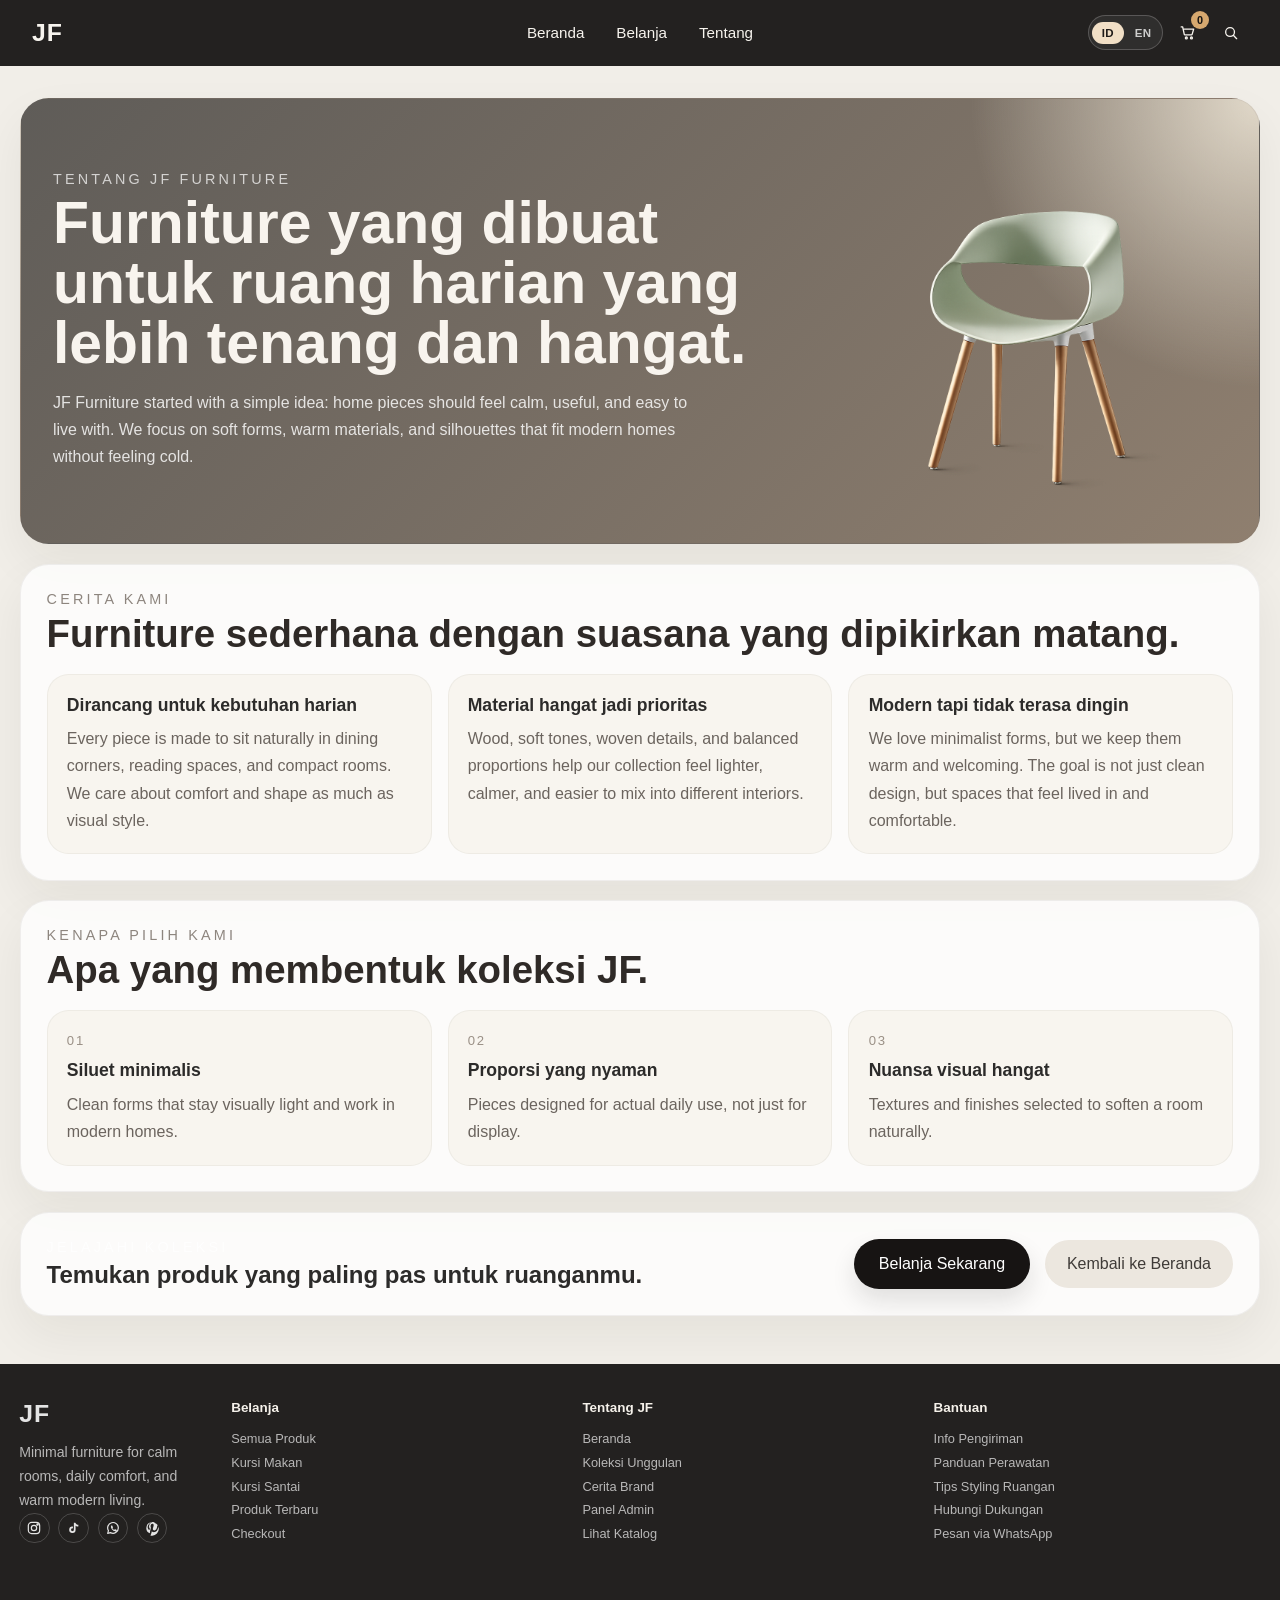
<file: about.html>
<!DOCTYPE html>
<html lang="id">
<head>
  <meta charset="UTF-8">
  <meta name="viewport" content="width=device-width, initial-scale=1.0">
  <title>About | JF Furniture</title>
  <link rel="stylesheet" href="styles.css">
</head>
<body class="about-page">
  <header class="site-header">
    <a class="brand" href="index.html">JF</a>
    <button class="menu-toggle" type="button" aria-label="Open menu" aria-expanded="false">
      <span></span>
      <span></span>
      <span></span>
    </button>
    <nav class="site-nav" aria-label="Primary navigation">
      <a href="index.html">Home</a>
      <a href="shopping.html">Shop</a>
      <a href="about.html">About</a>
    </nav>
    <div class="header-actions" aria-label="Quick actions">
      <button class="icon-button cart-toggle" type="button" aria-label="View cart" aria-expanded="false">
        <svg viewBox="0 0 24 24" aria-hidden="true">
          <path d="M3 4h2l2.2 10.1a1 1 0 0 0 1 .8h8.7a1 1 0 0 0 1-.8L20 7H7.1"></path>
          <circle cx="10" cy="19" r="1.3"></circle>
          <circle cx="17" cy="19" r="1.3"></circle>
        </svg>
        <span class="cart-count" data-cart-count>0</span>
      </button>
      <button class="icon-button search-toggle" type="button" aria-label="Search" aria-expanded="false">
        <svg viewBox="0 0 24 24" aria-hidden="true">
          <circle cx="11" cy="11" r="6"></circle>
          <path d="m20 20-4.2-4.2"></path>
        </svg>
      </button>
    </div>
  </header>

  <main class="about-main">
    <section class="about-hero">
      <div class="about-hero-copy">
        <p class="eyebrow">About JF Furniture</p>
        <h1>Furniture built for quieter, warmer everyday spaces.</h1>
        <p>JF Furniture started with a simple idea: home pieces should feel calm, useful, and easy to live with. We focus on soft forms, warm materials, and silhouettes that fit modern homes without feeling cold.</p>
      </div>
      <div class="about-hero-media">
        <img src="Assets/ChatGPT%20Image%203%20Apr%202026,%2010.56.43.png" alt="JF Furniture chair collection" decoding="async" fetchpriority="high">
      </div>
    </section>

    <section class="about-story">
      <div class="about-section-heading">
        <p class="eyebrow about-dark-eyebrow">Our Story</p>
        <h2>Simple furniture, thoughtful atmosphere.</h2>
      </div>
      <div class="about-story-grid">
        <article class="about-story-card">
          <h3>Designed for daily living</h3>
          <p>Every piece is made to sit naturally in dining corners, reading spaces, and compact rooms. We care about comfort and shape as much as visual style.</p>
        </article>
        <article class="about-story-card">
          <h3>Warm materials first</h3>
          <p>Wood, soft tones, woven details, and balanced proportions help our collection feel lighter, calmer, and easier to mix into different interiors.</p>
        </article>
        <article class="about-story-card">
          <h3>Modern but not cold</h3>
          <p>We love minimalist forms, but we keep them warm and welcoming. The goal is not just clean design, but spaces that feel lived in and comfortable.</p>
        </article>
      </div>
    </section>

    <section class="about-values">
      <div class="about-section-heading">
        <p class="eyebrow about-dark-eyebrow">Why Choose Us</p>
        <h2>What shapes the JF collection.</h2>
      </div>
      <div class="about-values-grid">
        <article class="about-value-item">
          <span>01</span>
          <h3>Minimal silhouettes</h3>
          <p>Clean forms that stay visually light and work in modern homes.</p>
        </article>
        <article class="about-value-item">
          <span>02</span>
          <h3>Comfortable proportions</h3>
          <p>Pieces designed for actual daily use, not just for display.</p>
        </article>
        <article class="about-value-item">
          <span>03</span>
          <h3>Warm visual tone</h3>
          <p>Textures and finishes selected to soften a room naturally.</p>
        </article>
      </div>
    </section>

    <section class="about-cta">
      <div>
        <p class="eyebrow">Explore The Collection</p>
        <h2>Find the piece that fits your room best.</h2>
      </div>
      <div class="about-cta-actions">
        <a class="button-primary about-cta-button" href="shopping.html">Shop Now</a>
        <a class="about-secondary-link" href="index.html">Back to Home</a>
      </div>
    </section>
  </main>

  <footer class="site-footer">
    <div class="footer-brand">
      <div>
        <div class="footer-logo">JF</div>
        <p class="footer-tagline">Minimal furniture for calm rooms, daily comfort, and warm modern living.</p>
      </div>
      <div class="socials" aria-label="Social media links">
        <a href="#" aria-label="Instagram"><svg viewBox="0 0 24 24" aria-hidden="true"><rect x="3.5" y="3.5" width="17" height="17" rx="5"></rect><circle cx="12" cy="12" r="4"></circle><circle cx="17.3" cy="6.8" r="1"></circle></svg></a>
        <a href="#" aria-label="TikTok"><svg viewBox="0 0 24 24" aria-hidden="true"><path d="M14 4c.8 1.9 2.3 3.1 4.5 3.3v2.6c-1.5-.1-2.9-.6-4.1-1.4v6.1a4.8 4.8 0 1 1-4-4.7v2.7a2.1 2.1 0 1 0 1.4 2V4z"></path></svg></a>
        <a href="https://wa.me/6281227256442?text=Halo%20JF%20Furniture%2C%20saya%20ingin%20bertanya%20tentang%20produk." aria-label="WhatsApp" target="_blank" rel="noreferrer"><svg viewBox="0 0 24 24" aria-hidden="true"><path d="M20 11.8A8 8 0 0 1 8.2 18.9L4 20l1.2-4A8 8 0 1 1 20 11.8z"></path><path d="M9 8.8c.2-.4.5-.4.8-.4h.6c.2 0 .5 0 .7.5l.8 1.8c.2.4 0 .6-.1.8l-.4.5c-.1.1-.2.3 0 .6.3.6 1 1.5 2.1 2 .3.2.5.1.7 0l.5-.6c.2-.2.4-.2.7-.1l1.7.8c.3.1.5.3.5.5v.7c0 .3-.1.6-.4.8-.4.3-1 .6-1.7.5-1-.1-2.3-.5-4-2.2-1.9-1.9-2.5-3.5-2.6-4.6 0-.6.2-1.2.5-1.6z"></path></svg></a>
        <a href="#" aria-label="Pinterest"><svg viewBox="0 0 24 24" aria-hidden="true"><path d="M12 3.5a8.5 8.5 0 0 0-3.1 16.4c0-1.2 0-2.2.3-3.4l1.2-5c-.3-.6-.5-1.5-.5-2.2 0-2 1.2-3.5 2.7-3.5 1.3 0 1.9 1 1.9 2.1 0 1.3-.8 3.2-1.2 5-.3 1.5.8 2.7 2.2 2.7 2.6 0 4.3-3.3 4.3-7.1 0-2.9-2-5-5.6-5-4.1 0-6.7 3-6.7 6.4 0 1.2.4 2.2 1.1 2.9.1.1.2.3.1.5l-.4 1.4c-.1.2-.2.3-.5.2-1.5-.6-2.3-2.4-2.3-4.4 0-3.3 2.7-7.3 8.3-7.3 4.5 0 7.4 3.3 7.4 6.9 0 4.7-2.6 8.1-6.5 8.1-1.3 0-2.5-.7-2.9-1.4l-.8 3.1c-.3 1.2-.8 2.3-1.4 3.2.9.3 1.8.4 2.8.4A8.5 8.5 0 0 0 12 3.5z"></path></svg></a>
      </div>
    </div>

    <div class="footer-links">
      <div>
        <h4>Shop</h4>
        <a href="shopping.html">All Products</a>
        <a href="shopping.html">Dining Chairs</a>
        <a href="shopping.html">Lounge Chairs</a>
        <a href="shopping.html">New Arrivals</a>
        <a href="checkout.html">Checkout</a>
      </div>
      <div>
        <h4>About JF</h4>
        <a href="index.html">Home</a>
        <a href="index.html#shop">Featured Collection</a>
        <a href="about.html">Brand Story</a>
        <a href="admin.html">Admin Panel</a>
        <a href="shopping.html">Browse Catalog</a>
      </div>
      <div>
        <h4>Help</h4>
        <a href="#">Delivery Information</a>
        <a href="#">Care Guide</a>
        <a href="#">Room Styling Tips</a>
        <a href="contact.html">Contact Support</a>
        <a href="https://wa.me/6281227256442?text=Halo%20JF%20Furniture%2C%20saya%20ingin%20bertanya%20tentang%20produk." target="_blank" rel="noreferrer">WhatsApp Order</a>
      </div>
    </div>
  </footer>

  <div class="cart-overlay" data-cart-overlay hidden></div>
  <aside class="cart-drawer" data-cart-drawer aria-hidden="true">
    <div class="cart-drawer-header">
      <div>
        <p class="cart-kicker">Your Cart</p>
        <h2>Selected Items</h2>
      </div>
      <button class="cart-close" type="button" data-cart-close aria-label="Close cart">&times;</button>
    </div>
    <div class="cart-items" data-cart-items></div>
    <div class="cart-empty" data-cart-empty>Your cart is still empty.</div>
    <div class="cart-footer">
      <div class="cart-total-row">
        <span>Total</span>
        <strong data-cart-total>Rp 0</strong>
      </div>
      <a class="cart-checkout" href="checkout.html">Checkout</a>
    </div>
  </aside>
  <div class="search-overlay" data-search-overlay hidden></div>
  <div class="search-popover" data-search-popover aria-hidden="true">
    <form class="search-form" action="shopping.html" method="get">
      <label class="search-popover-input" for="navSearchAbout">
        <svg viewBox="0 0 24 24" aria-hidden="true">
          <circle cx="11" cy="11" r="6"></circle>
          <path d="m20 20-4.2-4.2"></path>
        </svg>
        <input id="navSearchAbout" name="q" type="search" placeholder="Search furniture">
      </label>
      <button class="search-submit" type="submit">Search</button>
    </form>
  </div>
  <div class="toast-stack" data-toast-stack aria-live="polite" aria-atomic="true"></div>

  <button class="back-to-top" type="button" data-back-to-top aria-label="Back to top">&#8593;</button>
  <script src="catalog.js"></script>
  <script src="lang.js"></script>
  <script src="cart.js"></script>
</body>
</html>
</file>
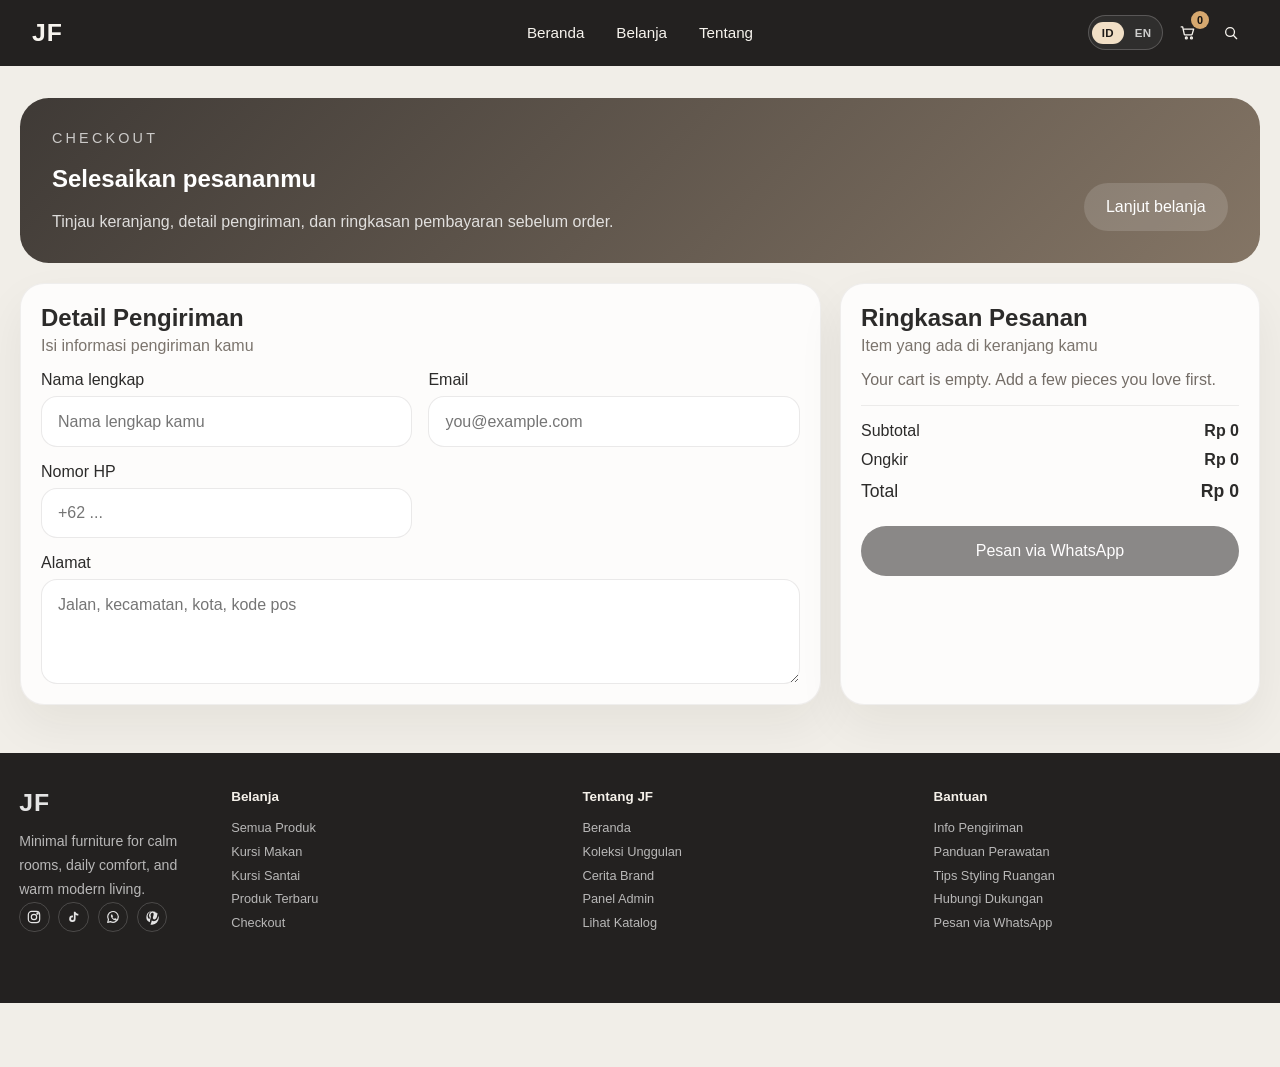
<file: checkout.html>
<!DOCTYPE html>
<html lang="id">
<head>
  <meta charset="UTF-8">
  <meta name="viewport" content="width=device-width, initial-scale=1.0">
  <title>Checkout | JF Furniture</title>
  <link rel="stylesheet" href="styles.css">
</head>
<body class="checkout-page">
  <header class="site-header">
    <a class="brand" href="index.html">JF</a>
    <button class="menu-toggle" type="button" aria-label="Open menu" aria-expanded="false">
      <span></span>
      <span></span>
      <span></span>
    </button>
    <nav class="site-nav" aria-label="Primary navigation">
      <a href="index.html#home">Home</a>
      <a href="shopping.html">Shop</a>
      <a href="about.html">About</a>
    </nav>
    <div class="header-actions" aria-label="Quick actions">
      <button class="icon-button cart-toggle" type="button" aria-label="View cart" aria-expanded="false">
        <svg viewBox="0 0 24 24" aria-hidden="true">
          <path d="M3 4h2l2.2 10.1a1 1 0 0 0 1 .8h8.7a1 1 0 0 0 1-.8L20 7H7.1"></path>
          <circle cx="10" cy="19" r="1.3"></circle>
          <circle cx="17" cy="19" r="1.3"></circle>
        </svg>
        <span class="cart-count" data-cart-count>0</span>
      </button>
      <button class="icon-button search-toggle" type="button" aria-label="Search" aria-expanded="false">
        <svg viewBox="0 0 24 24" aria-hidden="true">
          <circle cx="11" cy="11" r="6"></circle>
          <path d="m20 20-4.2-4.2"></path>
        </svg>
      </button>
    </div>
  </header>

  <main class="checkout-main">
    <section class="checkout-hero">
      <div>
        <p class="eyebrow shopping-eyebrow">Checkout</p>
        <h1>Complete your order</h1>
        <p class="shopping-copy">Review your cart, delivery details, and payment summary before placing the order.</p>
      </div>
      <a class="shopping-home-link" href="shopping.html">Continue shopping</a>
    </section>

    <section class="checkout-layout">
      <div class="checkout-card">
        <div class="checkout-section-title">
          <h2>Delivery Details</h2>
          <p>Fill in your shipping information</p>
        </div>
        <form class="checkout-form" id="checkoutForm">
          <label>
            <span>Full name</span>
            <input id="checkoutName" type="text" placeholder="Your full name" required>
          </label>
          <label>
            <span>Email</span>
            <input id="checkoutEmail" type="email" placeholder="you@example.com" required>
          </label>
          <label>
            <span>Phone</span>
            <input id="checkoutPhone" type="tel" placeholder="+62 ..." required>
          </label>
          <label class="checkout-form-wide">
            <span>Address</span>
            <textarea id="checkoutAddress" rows="4" placeholder="Street, district, city, postal code" required></textarea>
          </label>
        </form>
      </div>

      <aside class="checkout-card checkout-summary">
        <div class="checkout-section-title">
          <h2>Order Summary</h2>
          <p>Items currently in your cart</p>
        </div>
        <div class="checkout-items" id="checkoutItems"></div>
        <div class="checkout-empty" id="checkoutEmpty" hidden>Your cart is empty. Add a few pieces you love first.</div>
        <div class="checkout-totals">
          <div><span>Subtotal</span><strong id="checkoutSubtotal">Rp 0</strong></div>
          <div><span>Delivery</span><strong id="checkoutShipping">Rp 0</strong></div>
          <div class="checkout-grand-total"><span>Total</span><strong id="checkoutTotal">Rp 0</strong></div>
        </div>
        <button class="checkout-place-order" id="placeOrderButton" type="button">Order via WhatsApp</button>
      </aside>
    </section>
  </main>

  <footer class="site-footer">
    <div class="footer-brand">
      <div>
        <div class="footer-logo">JF</div>
        <p class="footer-tagline">Minimal furniture for calm rooms, daily comfort, and warm modern living.</p>
      </div>
      <div class="socials" aria-label="Social media links">
        <a href="#" aria-label="Instagram"><svg viewBox="0 0 24 24" aria-hidden="true"><rect x="3.5" y="3.5" width="17" height="17" rx="5"></rect><circle cx="12" cy="12" r="4"></circle><circle cx="17.3" cy="6.8" r="1"></circle></svg></a>
        <a href="#" aria-label="TikTok"><svg viewBox="0 0 24 24" aria-hidden="true"><path d="M14 4c.8 1.9 2.3 3.1 4.5 3.3v2.6c-1.5-.1-2.9-.6-4.1-1.4v6.1a4.8 4.8 0 1 1-4-4.7v2.7a2.1 2.1 0 1 0 1.4 2V4z"></path></svg></a>
        <a href="https://wa.me/6281227256442?text=Halo%20JF%20Furniture%2C%20saya%20ingin%20bertanya%20tentang%20produk." aria-label="WhatsApp" target="_blank" rel="noreferrer"><svg viewBox="0 0 24 24" aria-hidden="true"><path d="M20 11.8A8 8 0 0 1 8.2 18.9L4 20l1.2-4A8 8 0 1 1 20 11.8z"></path><path d="M9 8.8c.2-.4.5-.4.8-.4h.6c.2 0 .5 0 .7.5l.8 1.8c.2.4 0 .6-.1.8l-.4.5c-.1.1-.2.3 0 .6.3.6 1 1.5 2.1 2 .3.2.5.1.7 0l.5-.6c.2-.2.4-.2.7-.1l1.7.8c.3.1.5.3.5.5v.7c0 .3-.1.6-.4.8-.4.3-1 .6-1.7.5-1-.1-2.3-.5-4-2.2-1.9-1.9-2.5-3.5-2.6-4.6 0-.6.2-1.2.5-1.6z"></path></svg></a>
        <a href="#" aria-label="Pinterest"><svg viewBox="0 0 24 24" aria-hidden="true"><path d="M12 3.5a8.5 8.5 0 0 0-3.1 16.4c0-1.2 0-2.2.3-3.4l1.2-5c-.3-.6-.5-1.5-.5-2.2 0-2 1.2-3.5 2.7-3.5 1.3 0 1.9 1 1.9 2.1 0 1.3-.8 3.2-1.2 5-.3 1.5.8 2.7 2.2 2.7 2.6 0 4.3-3.3 4.3-7.1 0-2.9-2-5-5.6-5-4.1 0-6.7 3-6.7 6.4 0 1.2.4 2.2 1.1 2.9.1.1.2.3.1.5l-.4 1.4c-.1.2-.2.3-.5.2-1.5-.6-2.3-2.4-2.3-4.4 0-3.3 2.7-7.3 8.3-7.3 4.5 0 7.4 3.3 7.4 6.9 0 4.7-2.6 8.1-6.5 8.1-1.3 0-2.5-.7-2.9-1.4l-.8 3.1c-.3 1.2-.8 2.3-1.4 3.2.9.3 1.8.4 2.8.4A8.5 8.5 0 0 0 12 3.5z"></path></svg></a>
      </div>
    </div>

    <div class="footer-links">
      <div>
        <h4>Shop</h4>
        <a href="shopping.html">All Products</a>
        <a href="shopping.html">Dining Chairs</a>
        <a href="shopping.html">Lounge Chairs</a>
        <a href="shopping.html">New Arrivals</a>
        <a href="checkout.html">Checkout</a>
      </div>
      <div>
        <h4>About JF</h4>
        <a href="index.html">Home</a>
        <a href="index.html#shop">Featured Collection</a>
        <a href="about.html">Brand Story</a>
        <a href="admin.html">Admin Panel</a>
        <a href="shopping.html">Browse Catalog</a>
      </div>
      <div>
        <h4>Help</h4>
        <a href="#">Delivery Information</a>
        <a href="#">Care Guide</a>
        <a href="#">Room Styling Tips</a>
        <a href="contact.html">Contact Support</a>
        <a href="https://wa.me/6281227256442?text=Halo%20JF%20Furniture%2C%20saya%20ingin%20bertanya%20tentang%20produk." target="_blank" rel="noreferrer">WhatsApp Order</a>
      </div>
    </div>
  </footer>

  <div class="cart-overlay" data-cart-overlay hidden></div>
  <aside class="cart-drawer" data-cart-drawer aria-hidden="true">
    <div class="cart-drawer-header">
      <div>
        <p class="cart-kicker">Your Cart</p>
        <h2>Selected Items</h2>
      </div>
      <button class="cart-close" type="button" data-cart-close aria-label="Close cart">&times;</button>
    </div>
    <div class="cart-items" data-cart-items></div>
    <div class="cart-empty" data-cart-empty>Your cart is still empty.</div>
    <div class="cart-footer">
      <div class="cart-total-row">
        <span>Total</span>
        <strong data-cart-total>Rp 0</strong>
      </div>
      <a class="cart-checkout" href="checkout.html">Checkout</a>
    </div>
  </aside>
  <div class="search-overlay" data-search-overlay hidden></div>
  <div class="search-popover" data-search-popover aria-hidden="true">
    <form class="search-form" action="shopping.html" method="get">
      <label class="search-popover-input" for="navSearchCheckout">
        <svg viewBox="0 0 24 24" aria-hidden="true">
          <circle cx="11" cy="11" r="6"></circle>
          <path d="m20 20-4.2-4.2"></path>
        </svg>
        <input id="navSearchCheckout" name="q" type="search" placeholder="Search furniture">
      </label>
      <button class="search-submit" type="submit">Search</button>
    </form>
  </div>
  <div class="toast-stack" data-toast-stack aria-live="polite" aria-atomic="true"></div>

  <button class="back-to-top" type="button" data-back-to-top aria-label="Back to top">&#8593;</button>
  <script src="catalog.js"></script>
  <script src="lang.js"></script>
  <script src="cart.js"></script>
  <script src="checkout.js"></script>
</body>
</html>
</file>
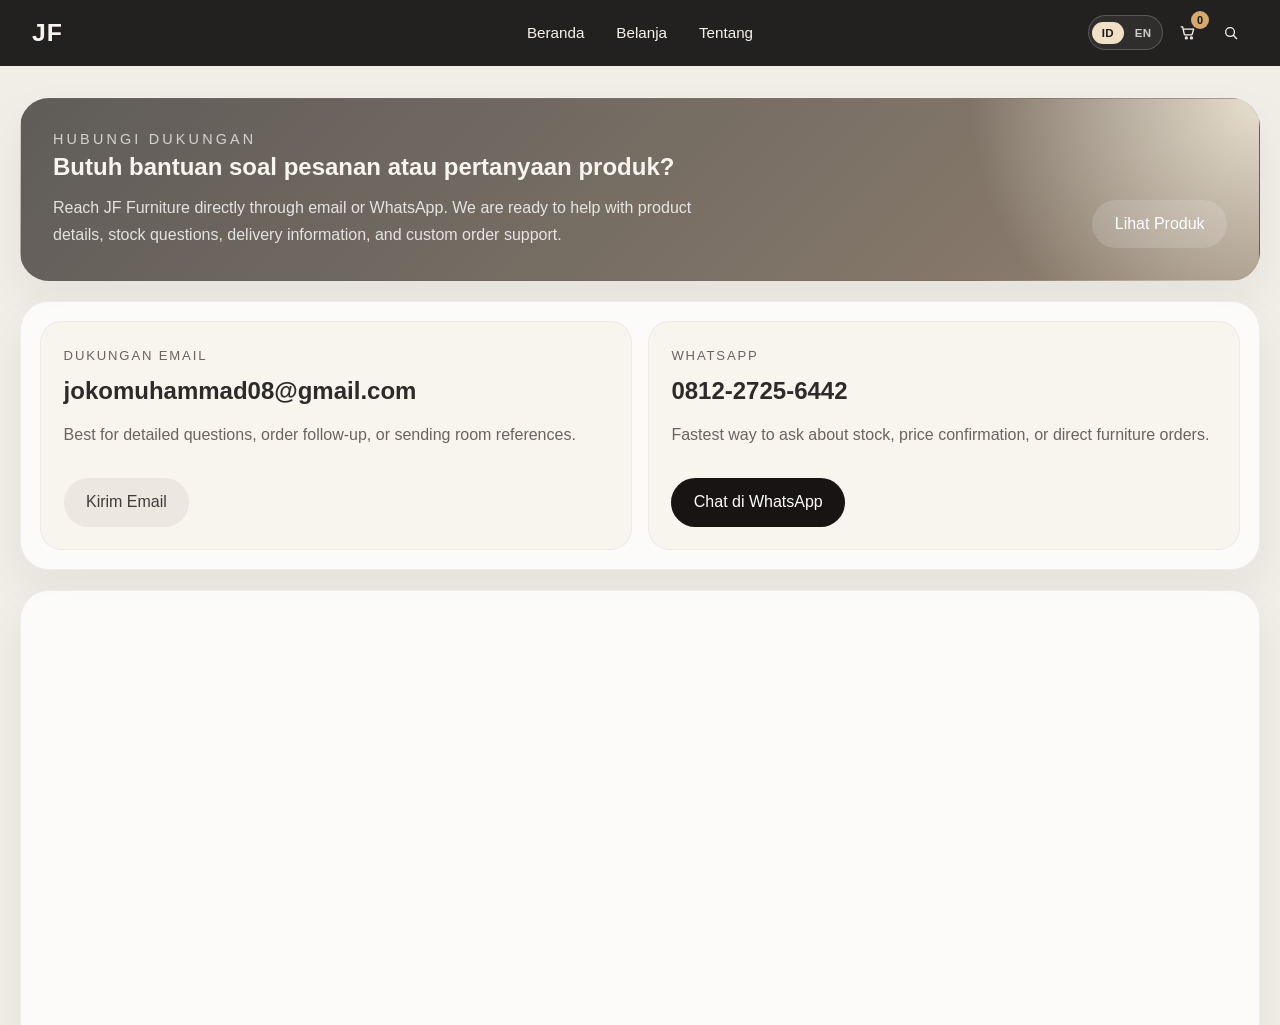
<file: contact.html>
<!DOCTYPE html>
<html lang="id">
<head>
  <meta charset="UTF-8">
  <meta name="viewport" content="width=device-width, initial-scale=1.0">
  <title>Contact Support | JF Furniture</title>
  <link rel="stylesheet" href="styles.css">
</head>
<body class="contact-page">
  <header class="site-header">
    <a class="brand" href="index.html">JF</a>
    <button class="menu-toggle" type="button" aria-label="Open menu" aria-expanded="false">
      <span></span>
      <span></span>
      <span></span>
    </button>
    <nav class="site-nav" aria-label="Primary navigation">
      <a href="index.html">Home</a>
      <a href="shopping.html">Shop</a>
      <a href="about.html">About</a>
    </nav>
    <div class="header-actions" aria-label="Quick actions">
      <button class="icon-button cart-toggle" type="button" aria-label="View cart" aria-expanded="false">
        <svg viewBox="0 0 24 24" aria-hidden="true">
          <path d="M3 4h2l2.2 10.1a1 1 0 0 0 1 .8h8.7a1 1 0 0 0 1-.8L20 7H7.1"></path>
          <circle cx="10" cy="19" r="1.3"></circle>
          <circle cx="17" cy="19" r="1.3"></circle>
        </svg>
        <span class="cart-count" data-cart-count>0</span>
      </button>
      <button class="icon-button search-toggle" type="button" aria-label="Search" aria-expanded="false">
        <svg viewBox="0 0 24 24" aria-hidden="true">
          <circle cx="11" cy="11" r="6"></circle>
          <path d="m20 20-4.2-4.2"></path>
        </svg>
      </button>
    </div>
  </header>

  <main class="contact-main">
    <section class="contact-hero">
      <div>
        <p class="eyebrow">Contact Support</p>
        <h1>Need help with an order or product question?</h1>
        <p>Reach JF Furniture directly through email or WhatsApp. We are ready to help with product details, stock questions, delivery information, and custom order support.</p>
      </div>
      <a class="shopping-home-link" href="shopping.html">Browse Products</a>
    </section>

    <section class="contact-grid">
      <article class="contact-card">
        <p class="contact-kicker">Email Support</p>
        <h2>jokomuhammad08@gmail.com</h2>
        <p>Best for detailed questions, order follow-up, or sending room references.</p>
        <a class="contact-action" href="mailto:jokomuhammad08@gmail.com?subject=JF%20Furniture%20Support">Send Email</a>
      </article>

      <article class="contact-card">
        <p class="contact-kicker">WhatsApp</p>
        <h2>0812-2725-6442</h2>
        <p>Fastest way to ask about stock, price confirmation, or direct furniture orders.</p>
        <a class="contact-action is-dark" href="https://wa.me/6281227256442?text=Halo%20JF%20Furniture%2C%20saya%20ingin%20bertanya%20tentang%20produk." target="_blank" rel="noreferrer">Chat on WhatsApp</a>
      </article>
    </section>

    <section class="contact-note">
      <div>
        <p class="eyebrow about-dark-eyebrow">Support Hours</p>
        <h2>Response as soon as possible during active business hours.</h2>
      </div>
      <p>For quicker assistance, include the product name or screenshot from the website when you contact support.</p>
    </section>
  </main>

  <footer class="site-footer">
    <div class="footer-brand">
      <div>
        <div class="footer-logo">JF</div>
        <p class="footer-tagline">Minimal furniture for calm rooms, daily comfort, and warm modern living.</p>
      </div>
      <div class="socials" aria-label="Social media links">
        <a href="#" aria-label="Instagram"><svg viewBox="0 0 24 24" aria-hidden="true"><rect x="3.5" y="3.5" width="17" height="17" rx="5"></rect><circle cx="12" cy="12" r="4"></circle><circle cx="17.3" cy="6.8" r="1"></circle></svg></a>
        <a href="#" aria-label="TikTok"><svg viewBox="0 0 24 24" aria-hidden="true"><path d="M14 4c.8 1.9 2.3 3.1 4.5 3.3v2.6c-1.5-.1-2.9-.6-4.1-1.4v6.1a4.8 4.8 0 1 1-4-4.7v2.7a2.1 2.1 0 1 0 1.4 2V4z"></path></svg></a>
        <a href="https://wa.me/6281227256442?text=Halo%20JF%20Furniture%2C%20saya%20ingin%20bertanya%20tentang%20produk." aria-label="WhatsApp" target="_blank" rel="noreferrer"><svg viewBox="0 0 24 24" aria-hidden="true"><path d="M20 11.8A8 8 0 0 1 8.2 18.9L4 20l1.2-4A8 8 0 1 1 20 11.8z"></path><path d="M9 8.8c.2-.4.5-.4.8-.4h.6c.2 0 .5 0 .7.5l.8 1.8c.2.4 0 .6-.1.8l-.4.5c-.1.1-.2.3 0 .6.3.6 1 1.5 2.1 2 .3.2.5.1.7 0l.5-.6c.2-.2.4-.2.7-.1l1.7.8c.3.1.5.3.5.5v.7c0 .3-.1.6-.4.8-.4.3-1 .6-1.7.5-1-.1-2.3-.5-4-2.2-1.9-1.9-2.5-3.5-2.6-4.6 0-.6.2-1.2.5-1.6z"></path></svg></a>
        <a href="#" aria-label="Pinterest"><svg viewBox="0 0 24 24" aria-hidden="true"><path d="M12 3.5a8.5 8.5 0 0 0-3.1 16.4c0-1.2 0-2.2.3-3.4l1.2-5c-.3-.6-.5-1.5-.5-2.2 0-2 1.2-3.5 2.7-3.5 1.3 0 1.9 1 1.9 2.1 0 1.3-.8 3.2-1.2 5-.3 1.5.8 2.7 2.2 2.7 2.6 0 4.3-3.3 4.3-7.1 0-2.9-2-5-5.6-5-4.1 0-6.7 3-6.7 6.4 0 1.2.4 2.2 1.1 2.9.1.1.2.3.1.5l-.4 1.4c-.1.2-.2.3-.5.2-1.5-.6-2.3-2.4-2.3-4.4 0-3.3 2.7-7.3 8.3-7.3 4.5 0 7.4 3.3 7.4 6.9 0 4.7-2.6 8.1-6.5 8.1-1.3 0-2.5-.7-2.9-1.4l-.8 3.1c-.3 1.2-.8 2.3-1.4 3.2.9.3 1.8.4 2.8.4A8.5 8.5 0 0 0 12 3.5z"></path></svg></a>
      </div>
    </div>

    <div class="footer-links">
      <div>
        <h4>Shop</h4>
        <a href="shopping.html">All Products</a>
        <a href="shopping.html">Dining Chairs</a>
        <a href="shopping.html">Lounge Chairs</a>
        <a href="shopping.html">New Arrivals</a>
        <a href="checkout.html">Checkout</a>
      </div>
      <div>
        <h4>About JF</h4>
        <a href="index.html">Home</a>
        <a href="index.html#shop">Featured Collection</a>
        <a href="about.html">Brand Story</a>
        <a href="admin.html">Admin Panel</a>
        <a href="shopping.html">Browse Catalog</a>
      </div>
      <div>
        <h4>Help</h4>
        <a href="#">Delivery Information</a>
        <a href="#">Care Guide</a>
        <a href="#">Room Styling Tips</a>
        <a href="contact.html">Contact Support</a>
        <a href="https://wa.me/6281227256442?text=Halo%20JF%20Furniture%2C%20saya%20ingin%20bertanya%20tentang%20produk." target="_blank" rel="noreferrer">WhatsApp Order</a>
      </div>
    </div>
  </footer>

  <div class="cart-overlay" data-cart-overlay hidden></div>
  <aside class="cart-drawer" data-cart-drawer aria-hidden="true">
    <div class="cart-drawer-header">
      <div>
        <p class="cart-kicker">Your Cart</p>
        <h2>Selected Items</h2>
      </div>
      <button class="cart-close" type="button" data-cart-close aria-label="Close cart">&times;</button>
    </div>
    <div class="cart-items" data-cart-items></div>
    <div class="cart-empty" data-cart-empty>Your cart is still empty.</div>
    <div class="cart-footer">
      <div class="cart-total-row">
        <span>Total</span>
        <strong data-cart-total>Rp 0</strong>
      </div>
      <a class="cart-checkout" href="checkout.html">Checkout</a>
    </div>
  </aside>
  <div class="search-overlay" data-search-overlay hidden></div>
  <div class="search-popover" data-search-popover aria-hidden="true">
    <form class="search-form" action="shopping.html" method="get">
      <label class="search-popover-input" for="navSearchContact">
        <svg viewBox="0 0 24 24" aria-hidden="true">
          <circle cx="11" cy="11" r="6"></circle>
          <path d="m20 20-4.2-4.2"></path>
        </svg>
        <input id="navSearchContact" name="q" type="search" placeholder="Search furniture">
      </label>
      <button class="search-submit" type="submit">Search</button>
    </form>
  </div>
  <div class="toast-stack" data-toast-stack aria-live="polite" aria-atomic="true"></div>

  <button class="back-to-top" type="button" data-back-to-top aria-label="Back to top">&#8593;</button>
  <script src="catalog.js"></script>
  <script src="lang.js"></script>
  <script src="cart.js"></script>
</body>
</html>
</file>
<file: styles.css>
:root {
  --bg-dark: #232120;
  --bg-hero: #5c5a59;
  --bg-card: #d7d7d7;
  --bg-card-inner: #ececec;
  --bg-button: #6f6b68;
  --text-light: #f7f4ee;
  --text-dark: #2c2b2a;
  --text-muted: #6d6a68;
  --border-soft: rgba(255, 255, 255, 0.18);
  --shadow-soft: 0 16px 40px rgba(24, 21, 19, 0.16);
}

* {
  box-sizing: border-box;
}

html {
  scroll-behavior: smooth;
}

body {
  margin: 0;
  font-family: "Trebuchet MS", "Gill Sans", sans-serif;
  background: #efefef;
  color: var(--text-dark);
  text-rendering: optimizeLegibility;
  overflow-x: hidden;
}

img {
  display: block;
  max-width: 100%;
  height: auto;
}

a {
  color: inherit;
  text-decoration: none;
}

button {
  font: inherit;
}

.site-header {
  position: sticky;
  top: 0;
  z-index: 20;
  display: grid;
  grid-template-columns: 1fr auto 1fr;
  align-items: center;
  padding: 0.95rem 2rem;
  background: var(--bg-dark);
  color: var(--text-light);
}

.menu-toggle {
  display: none;
  border: 0;
  background: transparent;
  padding: 0;
  cursor: pointer;
}

.menu-toggle span {
  display: block;
  width: 1.4rem;
  height: 2px;
  margin: 0.26rem 0;
  background: var(--text-light);
}

.brand,
.footer-logo {
  font-size: 1.55rem;
  font-weight: 800;
  letter-spacing: 0.04em;
}

.site-nav {
  display: flex;
  justify-content: center;
  gap: 2rem;
  font-size: 0.95rem;
}

.site-nav a,
.header-actions,
.socials a,
.footer-links a {
  transition: opacity 0.2s ease, transform 0.2s ease;
}

.site-nav a:hover,
.socials a:hover,
.footer-links a:hover {
  opacity: 0.75;
}

.header-actions {
  justify-self: end;
  display: flex;
  gap: 0.45rem;
}

.lang-switch {
  display: inline-flex;
  align-items: center;
  gap: 0.2rem;
  padding: 0.2rem;
  border-radius: 999px;
  border: 1px solid rgba(255, 255, 255, 0.2);
  background: rgba(255, 255, 255, 0.06);
}

.lang-button {
  border: 0;
  min-width: 2rem;
  padding: 0.3rem 0.45rem;
  border-radius: 999px;
  background: transparent;
  color: rgba(255, 255, 255, 0.76);
  font-size: 0.72rem;
  font-weight: 700;
  letter-spacing: 0.03em;
  cursor: pointer;
}

.lang-button.is-active {
  background: #f1dfc6;
  color: #1f1b18;
}

.icon-button {
  width: 2.2rem;
  height: 2.2rem;
  display: grid;
  place-items: center;
  border: 0;
  background: transparent;
  color: var(--text-light);
  border-radius: 999px;
  cursor: pointer;
  position: relative;
}

.icon-button:hover {
  background: rgba(255, 255, 255, 0.08);
}

.icon-button svg,
.cart-button svg {
  width: 1.1rem;
  height: 1.1rem;
  fill: none;
  stroke: currentColor;
  stroke-width: 1.8;
  stroke-linecap: round;
  stroke-linejoin: round;
}

.cart-count {
  position: absolute;
  top: -0.25rem;
  right: -0.2rem;
  min-width: 1.1rem;
  height: 1.1rem;
  display: grid;
  place-items: center;
  padding: 0 0.2rem;
  border-radius: 999px;
  background: #d6a86f;
  color: #181513;
  font-size: 0.68rem;
  font-weight: 800;
}

.hero {
  min-height: calc(100vh - 72px);
  padding: 0.35rem 4.25rem 0.7rem;
  background:
    radial-gradient(circle at 65% 44%, rgba(255, 248, 227, 0.12), transparent 18rem),
    var(--bg-hero);
  overflow: hidden;
}

.hero-slider {
  position: relative;
  width: 100%;
  overflow: hidden;
  display: grid;
  grid-template-rows: 1fr auto;
  min-height: calc(100vh - 86px);
}

.hero-track {
  display: flex;
  width: 100%;
  height: 100%;
  transition: transform 0.38s ease;
  will-change: transform;
}

.hero-slide {
  flex: 0 0 100%;
  width: 100%;
  min-width: 0;
  display: grid;
  grid-template-columns: 1fr 1.15fr;
  align-items: center;
  gap: 2rem;
  min-height: 0;
  height: 100%;
}

.hero-copy,
.hero-media {
  min-width: 0;
}

.hero-description {
  max-width: 28rem;
  margin: 0.7rem 0 0;
  color: rgba(255, 255, 255, 0.78);
  line-height: 1.68;
}

.hero-copy {
  padding-left: 1.25rem;
  padding-top: 0.4rem;
  color: var(--text-light);
}

.eyebrow {
  margin: 0 0 0.4rem;
  font-size: 0.9rem;
  letter-spacing: 0.22em;
  text-transform: uppercase;
  color: rgba(255, 255, 255, 0.72);
}

.hero h1 {
  margin: 0;
  font-size: clamp(3rem, 6vw, 5rem);
  line-height: 0.96;
  letter-spacing: -0.04em;
}

.button-primary,
.show-more {
  display: inline-flex;
  align-items: center;
  justify-content: center;
  position: relative;
  overflow: hidden;
  min-width: 8.5rem;
  padding: 0.95rem 1.5rem;
  margin-top: 1rem;
  border: 1px solid rgba(255, 255, 255, 0.12);
  border-radius: 999px;
  background: rgba(24, 22, 21, 0.16);
  color: var(--text-light);
  box-shadow: 0 12px 24px rgba(27, 23, 22, 0.12);
}

.button-primary:hover,
.show-more:hover {
  transform: translateY(-2px);
  box-shadow: 0 18px 32px rgba(27, 23, 22, 0.16);
}

.button-primary::after,
.show-more::after,
.cart-button::after,
.contact-action::after,
.checkout-place-order::after,
.detail-cart-button::after,
.shopping-add-button::after {
  content: "";
  position: absolute;
  inset: -140% auto -140% -20%;
  width: 38%;
  transform: rotate(18deg) translateX(-180%);
  background: linear-gradient(90deg, transparent, rgba(255, 255, 255, 0.34), transparent);
  transition: transform 0.65s ease;
  pointer-events: none;
}

.button-primary:hover::after,
.show-more:hover::after,
.cart-button:hover::after,
.contact-action:hover::after,
.checkout-place-order:hover::after,
.detail-cart-button:hover::after,
.shopping-add-button:hover::after {
  transform: rotate(18deg) translateX(420%);
}

.hero-media {
  position: relative;
  display: flex;
  justify-content: center;
  align-items: center;
  min-height: 20rem;
  align-self: center;
}

.hero-media::before {
  content: "";
  position: absolute;
  inset: auto 12% 10% 12%;
  height: 5rem;
  background: radial-gradient(circle, rgba(0, 0, 0, 0.36), transparent 70%);
  filter: blur(20px);
}

.hero-media img {
  position: relative;
  width: min(100%, 500px);
  object-fit: contain;
  animation: float-in 0.8s ease both, hero-float 6s ease-in-out infinite;
  transition: transform 0.25s ease;
}

.hero-controls {
  display: flex;
  align-items: center;
  justify-content: space-between;
  gap: 1rem;
  margin-top: 0.1rem;
}

.hero-arrow,
.hero-dot {
  border: 0;
  cursor: pointer;
}

.hero-arrow {
  width: 3rem;
  height: 3rem;
  border-radius: 999px;
  background: rgba(255, 255, 255, 0.12);
  color: #fff;
  font-size: 1.2rem;
}

.hero-dots {
  display: flex;
  justify-content: center;
  gap: 0.6rem;
  flex: 1;
}

.hero-dot {
  width: 0.8rem;
  height: 0.8rem;
  border-radius: 999px;
  background: rgba(255, 255, 255, 0.26);
}

.hero-dot.is-active {
  width: 2.2rem;
  background: #f1dfc6;
}

.products {
  padding: 0 0 2rem;
  background: #efefef;
  content-visibility: auto;
  contain-intrinsic-size: 900px;
}

.section-heading {
  padding: 1.2rem 1.5rem 0.7rem;
  text-align: center;
}

.section-heading h2 {
  margin: 0;
  font-size: 1.6rem;
  font-weight: 800;
  color: #4f4c49;
}

.product-grid {
  display: grid;
  grid-template-columns: repeat(4, minmax(0, 1fr));
  gap: 0.8rem;
  padding: 0 0.75rem;
}

.product-card-link {
  display: block;
  color: inherit;
}

.product-card {
  position: relative;
  background: var(--bg-card);
  border: 1px solid rgba(131, 128, 125, 0.18);
  border-radius: 0.95rem;
  overflow: hidden;
  box-shadow: var(--shadow-soft);
  transition: transform 0.22s ease, box-shadow 0.22s ease;
}

.product-card::before,
.shopping-card::before,
.recommendation-card::before,
.about-story-card::before,
.about-value-item::before,
.contact-card::before,
.admin-product-card::before {
  content: "";
  position: absolute;
  inset: 0;
  border-radius: inherit;
  background: linear-gradient(135deg, rgba(255, 255, 255, 0.18), transparent 40%);
  opacity: 0;
  transition: opacity 0.25s ease;
  pointer-events: none;
}

.product-card:hover,
.product-card-link:hover .product-card {
  transform: translateY(-6px);
  box-shadow: 0 22px 42px rgba(24, 21, 19, 0.22);
}

.product-card:hover::before,
.shopping-card:hover::before,
.recommendation-card:hover::before,
.about-story-card:hover::before,
.about-value-item:hover::before,
.contact-card:hover::before,
.admin-product-card:hover::before {
  opacity: 1;
}

.product-image {
  padding: 1rem 1rem 0.5rem;
}

.product-image img {
  width: 100%;
  aspect-ratio: 1 / 1;
  object-fit: contain;
}

.product-body {
  padding: 0.25rem 0.9rem 0.9rem;
}

.product-body h3 {
  margin: 0;
  min-height: 2.8em;
  font-size: 1.02rem;
  line-height: 1.05;
}

.price {
  margin: 0.3rem 0 0.85rem;
  font-size: 0.82rem;
  color: var(--text-muted);
}

.cart-button {
  width: 100%;
  display: flex;
  justify-content: center;
  align-items: center;
  gap: 0.45rem;
  position: relative;
  overflow: hidden;
  padding: 0.72rem 0.9rem;
  border: 0;
  border-radius: 999px;
  background: var(--bg-card-inner);
  color: #504e4c;
  cursor: pointer;
  transition: transform 0.2s ease, background 0.2s ease, box-shadow 0.2s ease;
}

.homepage-cart-button {
  position: relative;
  z-index: 2;
}

.show-more-wrap {
  padding: 0.9rem 0.75rem 0;
}

.show-more {
  width: 100%;
  margin-top: 0;
  border-color: rgba(54, 52, 50, 0.06);
  background: #d0d0d0;
  color: #54514f;
}

.site-footer {
  display: grid;
  grid-template-columns: 180px 1fr;
  gap: 2rem;
  padding: 2.25rem 1.2rem 4rem;
  background: var(--bg-dark);
  color: rgba(255, 255, 255, 0.88);
  content-visibility: auto;
  contain-intrinsic-size: 420px;
}

.cart-overlay {
  position: fixed;
  inset: 0;
  z-index: 39;
  background: rgba(18, 15, 14, 0.32);
  opacity: 0;
  transition: opacity 0.2s ease;
}

.cart-overlay.is-visible {
  opacity: 1;
}

.search-overlay {
  position: fixed;
  inset: 0;
  z-index: 34;
  background: rgba(18, 15, 14, 0.18);
  opacity: 0;
  transition: opacity 0.2s ease;
}

.search-overlay.is-visible {
  opacity: 1;
}

.cart-drawer {
  position: fixed;
  top: 5.2rem;
  right: 1.25rem;
  z-index: 40;
  width: min(380px, calc(100vw - 2rem));
  max-height: calc(100vh - 6.5rem);
  display: flex;
  flex-direction: column;
  padding: 1rem;
  border: 1px solid rgba(75, 69, 64, 0.12);
  border-radius: 1.4rem;
  background: rgba(255, 252, 246, 0.98);
  box-shadow: 0 30px 60px rgba(24, 21, 19, 0.2);
  opacity: 0;
  pointer-events: none;
  transform: translateY(-10px) scale(0.98);
  transition: opacity 0.2s ease, transform 0.2s ease;
}

.cart-drawer.is-open {
  opacity: 1;
  pointer-events: auto;
  transform: translateY(0) scale(1);
}

.search-popover {
  position: fixed;
  top: 5.2rem;
  right: 1.25rem;
  z-index: 35;
  width: min(480px, calc(100vw - 2rem));
  padding: 0.9rem;
  border-radius: 1.3rem;
  background: rgba(255, 252, 246, 0.98);
  border: 1px solid rgba(75, 69, 64, 0.12);
  box-shadow: 0 24px 54px rgba(24, 21, 19, 0.16);
  opacity: 0;
  pointer-events: none;
  transform: translateY(-10px) scale(0.98);
  transition: opacity 0.2s ease, transform 0.2s ease;
}

.search-popover.is-open {
  opacity: 1;
  pointer-events: auto;
  transform: translateY(0) scale(1);
}

.search-form {
  display: grid;
  grid-template-columns: 1fr auto;
  gap: 0.7rem;
}

.search-popover-input {
  display: flex;
  align-items: center;
  gap: 0.75rem;
  padding: 0.9rem 1rem;
  border-radius: 1rem;
  background: #f5f1eb;
}

.search-popover-input svg {
  width: 1.1rem;
  height: 1.1rem;
  fill: none;
  stroke: #7b746d;
  stroke-width: 1.8;
  stroke-linecap: round;
  stroke-linejoin: round;
}

.search-popover-input input {
  width: 100%;
  border: 0;
  background: transparent;
  color: #2c2b2a;
  font: inherit;
  outline: none;
}

.search-submit {
  border: 0;
  border-radius: 999px;
  padding: 0.95rem 1.2rem;
  background: #171413;
  color: #fff;
  cursor: pointer;
}

.cart-drawer-header,
.cart-total-row,
.cart-item-actions {
  display: flex;
  align-items: center;
  justify-content: space-between;
}

.cart-drawer-header {
  gap: 1rem;
  padding-bottom: 0.9rem;
}

.cart-kicker {
  margin: 0 0 0.2rem;
  font-size: 0.78rem;
  text-transform: uppercase;
  letter-spacing: 0.14em;
  color: #938b84;
}

.cart-drawer-header h2 {
  margin: 0;
  font-size: 1.3rem;
}

.cart-close {
  width: 2.2rem;
  height: 2.2rem;
  border: 0;
  border-radius: 999px;
  background: #efebe6;
  color: #292624;
  font-size: 1.4rem;
  cursor: pointer;
}

.cart-items {
  display: flex;
  flex-direction: column;
  gap: 0.9rem;
  overflow: auto;
  padding: 0.5rem 0.1rem 0.5rem 0;
}

.cart-item {
  display: grid;
  grid-template-columns: 78px 1fr;
  gap: 0.9rem;
  align-items: center;
  padding: 0.7rem;
  border-radius: 1rem;
  background: #f5f1eb;
}

.cart-item-image {
  width: 78px;
  height: 78px;
  border-radius: 0.8rem;
  object-fit: cover;
  background: #ebe7df;
}

.cart-item-info h3,
.cart-item-info p {
  margin: 0;
}

.cart-item-info h3 {
  font-size: 0.98rem;
}

.cart-item-info p {
  margin-top: 0.2rem;
  color: #756e68;
  font-size: 0.84rem;
}

.cart-item-actions {
  margin-top: 0.6rem;
}

.cart-quantity {
  display: inline-flex;
  align-items: center;
  gap: 0.55rem;
}

.quantity-button {
  width: 1.8rem;
  height: 1.8rem;
  border: 0;
  border-radius: 999px;
  background: #e8e2d8;
  color: #25211f;
  cursor: pointer;
}

.cart-remove {
  border: 0;
  background: transparent;
  color: #8d5d49;
  cursor: pointer;
}

.cart-empty {
  padding: 1rem 0 1.3rem;
  color: #7b746d;
}

.cart-footer {
  margin-top: auto;
  padding-top: 0.9rem;
  border-top: 1px solid rgba(75, 69, 64, 0.12);
}

.cart-total-row {
  margin-bottom: 0.85rem;
  font-size: 0.98rem;
}

.cart-checkout {
  width: 100%;
  display: inline-flex;
  align-items: center;
  justify-content: center;
  padding: 0.95rem 1rem;
  border: 0;
  border-radius: 999px;
  background: #171413;
  color: #fff;
  cursor: pointer;
}

.toast-stack {
  position: fixed;
  right: 1.25rem;
  bottom: 5.2rem;
  z-index: 45;
  display: flex;
  flex-direction: column;
  gap: 0.6rem;
}

.toast-item {
  min-width: 220px;
  padding: 0.9rem 1rem;
  border-radius: 1rem;
  background: rgba(23, 20, 19, 0.96);
  color: #fff;
  box-shadow: 0 18px 40px rgba(24, 21, 19, 0.22);
  opacity: 0;
  transform: translateY(10px);
  transition: opacity 0.2s ease, transform 0.2s ease;
}

.toast-item.is-visible {
  opacity: 1;
  transform: translateY(0);
}

.back-to-top {
  position: fixed;
  right: 1.4rem;
  bottom: 1.4rem;
  z-index: 38;
  width: 3.2rem;
  height: 3.2rem;
  border: 0;
  border-radius: 999px;
  background: #171413;
  color: #fff;
  font-size: 1.4rem;
  line-height: 1;
  box-shadow: 0 18px 34px rgba(24, 21, 19, 0.22);
  cursor: pointer;
  opacity: 0;
  pointer-events: none;
  transform: translateY(14px);
  transition: opacity 0.2s ease, transform 0.2s ease;
}

.back-to-top.is-visible {
  opacity: 1;
  pointer-events: auto;
  transform: translateY(0);
}

.admin-page {
  background: #f3f1ed;
  color: #1f1b18;
}

.admin-main {
  max-width: 980px;
  margin: 0 auto;
  padding: 48px 24px 72px;
}

.admin-hero {
  margin-bottom: 28px;
}

.admin-hero h1 {
  margin: 10px 0 12px;
  font-size: clamp(2rem, 4vw, 3.4rem);
  line-height: 0.95;
}

.admin-hero p:last-child {
  max-width: 620px;
  color: #5f5852;
}

.admin-panel {
  background: #fff;
  border: 1px solid rgba(31, 27, 24, 0.08);
  border-radius: 28px;
  padding: 28px;
  box-shadow: 0 20px 60px rgba(31, 27, 24, 0.08);
}

.admin-auth-panel {
  max-width: 560px;
}

.admin-list-panel {
  margin-top: 22px;
  content-visibility: auto;
  contain-intrinsic-size: 720px;
}

.admin-topbar {
  display: flex;
  align-items: center;
  justify-content: space-between;
  gap: 16px;
  margin-bottom: 18px;
}

.admin-session {
  margin: 0;
  color: #6b645e;
}

.admin-form {
  display: grid;
  gap: 18px;
}

.admin-grid {
  display: grid;
  grid-template-columns: repeat(2, minmax(0, 1fr));
  gap: 18px;
}

.admin-field {
  display: grid;
  gap: 8px;
  font-size: 0.95rem;
  font-weight: 600;
}

.admin-field span {
  color: #4e4640;
}

.admin-field input,
.admin-field textarea {
  width: 100%;
  border: 1px solid rgba(31, 27, 24, 0.14);
  border-radius: 16px;
  padding: 14px 16px;
  font: inherit;
  color: inherit;
  background: #fcfbf9;
}

.admin-field textarea {
  resize: vertical;
  min-height: 120px;
}

.admin-image-preview {
  display: grid;
  place-items: center;
  min-height: 220px;
  padding: 16px;
  border: 1px dashed rgba(31, 27, 24, 0.16);
  border-radius: 22px;
  background: #fcfbf9;
  overflow: hidden;
}

.admin-image-preview img {
  width: 100%;
  max-height: 320px;
  object-fit: contain;
  border-radius: 16px;
}

.admin-image-preview p {
  margin: 0;
  color: #7a726b;
  text-align: center;
}

.admin-check {
  display: inline-flex;
  align-items: center;
  gap: 10px;
  color: #4e4640;
}

.admin-actions {
  display: flex;
  align-items: center;
  gap: 16px;
  flex-wrap: wrap;
}

.admin-submit {
  border: none;
  cursor: pointer;
}

.admin-upload {
  border: none;
  cursor: pointer;
  background: #d6cdc2;
  color: #1f1b18;
}

.admin-secondary {
  border: none;
  cursor: pointer;
  background: #ece7df;
  color: #423d39;
}

.admin-status {
  margin: 0;
  color: #6b645e;
}

.admin-status.is-error {
  color: #b42318;
}

.admin-status.is-success {
  color: #1d6f42;
}

.admin-list-head,
.admin-product-top,
.admin-product-actions,
.admin-product-meta {
  display: flex;
  align-items: center;
  justify-content: space-between;
  gap: 12px;
}

.admin-list-head {
  margin-bottom: 18px;
}

.admin-list-head h2,
.admin-list-head p {
  margin: 0;
}

.admin-list-note {
  color: #6b645e;
}

.admin-product-list {
  display: grid;
  gap: 16px;
}

.admin-product-card {
  position: relative;
  display: grid;
  grid-template-columns: 140px minmax(0, 1fr);
  gap: 18px;
  padding: 18px;
  border-radius: 22px;
  background: #fcfbf9;
  border: 1px solid rgba(31, 27, 24, 0.08);
}

.admin-product-media {
  display: grid;
  place-items: center;
  border-radius: 18px;
  background: #f0ebe4;
  min-height: 140px;
  overflow: hidden;
}

.admin-product-media img {
  width: 100%;
  height: 100%;
  object-fit: cover;
}

.admin-product-top p,
.admin-product-top h3,
.admin-product-top strong,
.admin-product-slug,
.admin-product-desc {
  margin: 0;
}

.admin-product-top p {
  font-size: 0.8rem;
  letter-spacing: 0.08em;
  text-transform: uppercase;
  color: #8d857e;
}

.admin-product-top h3 {
  margin-top: 6px;
  font-size: 1.2rem;
}

.admin-product-slug {
  margin-top: 8px;
  color: #8a817a;
  font-size: 0.9rem;
}

.admin-product-desc {
  margin-top: 10px;
  color: #5d5650;
  line-height: 1.6;
}

.admin-product-meta {
  justify-content: flex-start;
  flex-wrap: wrap;
  margin-top: 12px;
  color: #6b645e;
  font-size: 0.92rem;
}

.admin-product-actions {
  justify-content: flex-start;
  margin-top: 14px;
}

.admin-card-button {
  border: none;
  border-radius: 999px;
  padding: 0.78rem 1rem;
  cursor: pointer;
  background: #ece7df;
  color: #423d39;
}

.admin-card-button.is-delete {
  background: #fbe7e4;
  color: #a23628;
}

.admin-empty-list {
  margin: 0;
  color: #6b645e;
}

@media (max-width: 720px) {
  .admin-main {
    padding: 32px 16px 56px;
  }

  .admin-panel {
    padding: 20px;
    border-radius: 22px;
  }

  .admin-grid {
    grid-template-columns: 1fr;
  }

  .admin-product-card {
    grid-template-columns: 1fr;
  }
}

.about-page {
  background: #f1eee8;
}

.about-main {
  padding: 2rem 1.25rem 3rem;
}

.about-hero,
.about-story,
.about-values,
.about-cta {
  border-radius: 1.8rem;
  border: 1px solid rgba(118, 112, 105, 0.1);
  box-shadow: 0 20px 48px rgba(32, 26, 23, 0.06);
}

.about-hero {
  display: grid;
  grid-template-columns: minmax(0, 1fr) minmax(260px, 420px);
  gap: 2rem;
  align-items: center;
  padding: 2rem;
  background:
    radial-gradient(circle at top right, rgba(255, 248, 232, 0.76), transparent 18rem),
    linear-gradient(135deg, #5f5c58, #8f7f6f);
  color: #f8f4ee;
}

.about-hero-copy h1,
.about-section-heading h2,
.about-cta h2 {
  margin: 0;
}

.about-hero-copy h1 {
  font-size: clamp(2.2rem, 4.6vw, 4rem);
  line-height: 1.02;
}

.about-hero-copy p:last-child {
  max-width: 40rem;
  margin: 1rem 0 0;
  color: rgba(255, 255, 255, 0.82);
  line-height: 1.7;
}

.about-hero-media {
  display: grid;
  place-items: center;
  min-height: 360px;
}

.about-hero-media img {
  width: min(100%, 380px);
  object-fit: contain;
}

.about-story,
.about-values,
.about-cta {
  margin-top: 1.25rem;
  padding: 1.6rem;
  background: rgba(255, 255, 255, 0.78);
  content-visibility: auto;
  contain-intrinsic-size: 520px;
}

.about-dark-eyebrow {
  color: #8d857e;
}

.about-section-heading h2 {
  font-size: clamp(1.6rem, 3vw, 2.5rem);
  line-height: 1.1;
  color: #2f2a27;
}

.about-story-grid,
.about-values-grid {
  display: grid;
  gap: 1rem;
  margin-top: 1.2rem;
}

.about-story-grid {
  grid-template-columns: repeat(3, minmax(0, 1fr));
}

.about-values-grid {
  grid-template-columns: repeat(3, minmax(0, 1fr));
}

.about-story-card,
.about-value-item {
  position: relative;
  padding: 1.2rem;
  border-radius: 1.35rem;
  background: #f8f5ef;
  border: 1px solid rgba(118, 112, 105, 0.08);
}

.about-story-card h3,
.about-story-card p,
.about-value-item h3,
.about-value-item p,
.about-value-item span {
  margin: 0;
}

.about-story-card h3,
.about-value-item h3 {
  margin-bottom: 0.6rem;
  font-size: 1.1rem;
}

.about-story-card p,
.about-value-item p {
  color: #6b645e;
  line-height: 1.7;
}

.about-value-item span {
  display: inline-flex;
  margin-bottom: 0.8rem;
  font-size: 0.82rem;
  letter-spacing: 0.14em;
  text-transform: uppercase;
  color: #9a9086;
}

.about-cta {
  display: flex;
  justify-content: space-between;
  gap: 1.5rem;
  align-items: center;
}

.about-cta-actions {
  display: flex;
  gap: 0.9rem;
  align-items: center;
  flex-wrap: wrap;
}

.about-cta-button {
  margin-top: 0;
  background: #171413;
  color: #fff;
  border-color: transparent;
}

.about-secondary-link {
  display: inline-flex;
  align-items: center;
  justify-content: center;
  padding: 0.95rem 1.4rem;
  border-radius: 999px;
  background: #ece7df;
  color: #3f3b38;
}

.contact-page {
  background: #f1eee8;
}

.contact-main {
  padding: 2rem 1.25rem 3rem;
}

.contact-hero,
.contact-grid,
.contact-note {
  border-radius: 1.8rem;
  border: 1px solid rgba(118, 112, 105, 0.1);
  box-shadow: 0 20px 48px rgba(32, 26, 23, 0.06);
}

.contact-hero {
  display: flex;
  justify-content: space-between;
  gap: 1.5rem;
  align-items: end;
  padding: 2rem;
  background:
    radial-gradient(circle at top right, rgba(255, 248, 232, 0.8), transparent 18rem),
    linear-gradient(135deg, #5f5c58, #8f7f6f);
  color: #f8f4ee;
}

.contact-hero h1,
.contact-card h2,
.contact-note h2 {
  margin: 0;
}

.contact-hero p:last-child {
  max-width: 42rem;
  margin: 0.8rem 0 0;
  color: rgba(255, 255, 255, 0.82);
  line-height: 1.7;
}

.contact-grid {
  display: grid;
  grid-template-columns: repeat(2, minmax(0, 1fr));
  gap: 1rem;
  margin-top: 1.25rem;
  padding: 1.2rem;
  background: rgba(255, 255, 255, 0.78);
}

.contact-card {
  position: relative;
  padding: 1.4rem;
  border-radius: 1.35rem;
  background: #f8f5ef;
  border: 1px solid rgba(118, 112, 105, 0.08);
}

.contact-kicker {
  margin: 0 0 0.6rem;
  font-size: 0.82rem;
  letter-spacing: 0.14em;
  text-transform: uppercase;
  color: #8d857e;
}

.contact-card p {
  color: #6b645e;
  line-height: 1.7;
}

.contact-action {
  display: inline-flex;
  align-items: center;
  justify-content: center;
  position: relative;
  overflow: hidden;
  margin-top: 0.9rem;
  padding: 0.95rem 1.4rem;
  border-radius: 999px;
  background: #ece7df;
  color: #3f3b38;
}

.contact-action.is-dark {
  background: #171413;
  color: #fff;
}

.shopping-card,
.recommendation-card,
.about-story-card,
.about-value-item,
.contact-card,
.admin-product-card,
.shopping-card-media,
.recommendation-media,
.detail-gallery,
.detail-info,
.checkout-card,
.shop-controls,
.shopping-results,
.about-story,
.about-values,
.about-cta,
.contact-grid,
.contact-note,
.admin-panel {
  transition: transform 0.26s ease, box-shadow 0.26s ease, border-color 0.26s ease;
}

.shopping-card:hover,
.recommendation-card:hover,
.checkout-card:hover,
.shop-controls:hover,
.shopping-results:hover,
.about-story:hover,
.about-values:hover,
.about-cta:hover,
.contact-grid:hover,
.contact-note:hover,
.admin-panel:hover {
  border-color: rgba(118, 112, 105, 0.18);
  box-shadow: 0 26px 58px rgba(32, 26, 23, 0.09);
}

.reveal-element {
  opacity: 0;
  transform: translateY(28px) scale(0.985);
  transition:
    opacity 0.7s cubic-bezier(0.22, 1, 0.36, 1) var(--reveal-delay, 0ms),
    transform 0.7s cubic-bezier(0.22, 1, 0.36, 1) var(--reveal-delay, 0ms);
}

.reveal-element.is-revealed {
  opacity: 1;
  transform: translateY(0) scale(1);
}

.contact-note {
  margin-top: 1.25rem;
  padding: 1.6rem;
  background: rgba(255, 255, 255, 0.78);
  content-visibility: auto;
  contain-intrinsic-size: 340px;
}

.contact-note h2,
.contact-note p {
  margin: 0;
}

.contact-note p:last-child {
  margin-top: 0.8rem;
  color: #6b645e;
  line-height: 1.7;
}

.detail-page {
  background: #f7f4ef;
}

.detail-header {
  position: static;
}

.detail-main {
  padding: 2rem 1.5rem 3rem;
}

.back-link {
  display: inline-flex;
  align-items: center;
  gap: 0.5rem;
  margin-bottom: 1.5rem;
  color: #5e5a57;
}

.back-link::before {
  content: "\2190";
}

.detail-layout {
  display: grid;
  grid-template-columns: minmax(0, 1.1fr) minmax(320px, 0.9fr);
  gap: 2rem;
  align-items: start;
}

.detail-gallery,
.detail-info {
  background: rgba(255, 255, 255, 0.7);
  border: 1px solid rgba(118, 112, 105, 0.12);
  border-radius: 1.75rem;
  box-shadow: 0 22px 50px rgba(34, 28, 24, 0.08);
}

.detail-gallery {
  padding: 1.35rem;
}

.detail-main-image {
  display: grid;
  place-items: center;
  min-height: 520px;
  border-radius: 1.3rem;
  background:
    radial-gradient(circle at center, color-mix(in srgb, var(--detail-accent, #f6f3ec) 22%, white), rgba(234, 229, 220, 0.92)),
    #f0ece5;
  transition: background 0.25s ease;
}

.detail-main-image img {
  width: min(100%, 620px);
  max-height: 460px;
  object-fit: contain;
}

.detail-thumbs {
  display: grid;
  grid-template-columns: repeat(4, minmax(0, 1fr));
  gap: 0.9rem;
  margin-top: 1rem;
}

.thumb-button {
  border: 1px solid rgba(90, 84, 78, 0.12);
  border-radius: 1rem;
  background: #fff;
  padding: 0.65rem;
  cursor: pointer;
}

.thumb-button img {
  width: 100%;
  aspect-ratio: 1 / 1;
  object-fit: contain;
}

.thumb-button.is-active,
.thumb-button:hover {
  border-color: #262220;
}

.detail-info {
  padding: 2rem;
}

.detail-brand-row,
.detail-label-row,
.rating-row,
.detail-actions {
  display: flex;
  align-items: center;
}

.detail-brand-row,
.detail-label-row {
  justify-content: space-between;
}

.detail-brand-row {
  gap: 1rem;
}

.detail-brand-pill {
  display: inline-flex;
  align-items: center;
  gap: 0.55rem;
  font-size: 0.95rem;
  font-weight: 700;
}

.detail-brand-dot {
  width: 1rem;
  height: 1rem;
  border-radius: 999px;
  background: #181513;
}

.detail-info h1 {
  margin: 1rem 0 0.6rem;
  font-size: clamp(2rem, 4vw, 3rem);
  line-height: 1.05;
}

.rating-row {
  gap: 0.75rem;
  color: #948d86;
  font-size: 0.9rem;
}

.stars {
  letter-spacing: 0.18em;
  color: #d8b04d;
}

.detail-price {
  margin: 1.8rem 0;
  font-size: clamp(2.4rem, 5vw, 3.2rem);
  font-weight: 800;
}

.detail-label-row h2,
.detail-label-row p {
  margin: 0;
  font-size: 0.95rem;
}

.detail-label-row p {
  color: #99918a;
}

.detail-section {
  margin-bottom: 1.55rem;
}

.color-options {
  display: flex;
  flex-wrap: wrap;
  gap: 0.7rem;
  margin-top: 0.85rem;
}

.color-swatch {
  width: 3.2rem;
  height: 3.2rem;
  border: 1px solid rgba(77, 72, 68, 0.18);
  border-radius: 0.9rem;
  background: linear-gradient(145deg, #ffffff, var(--swatch-color));
  cursor: pointer;
}

.color-swatch.is-active,
.color-swatch:hover {
  outline: 2px solid #201d1b;
  outline-offset: 2px;
}

.detail-actions {
  gap: 0.9rem;
  margin: 2rem 0 1rem;
}

.detail-cart-button {
  border: 0;
  cursor: pointer;
}

.recommendations {
  margin-top: 1.35rem;
  content-visibility: auto;
  contain-intrinsic-size: 600px;
}

.section-heading-left {
  text-align: left;
}

.section-heading-left p {
  margin: 0.35rem 0 0;
  color: #7b746d;
}

.recommendation-grid {
  display: grid;
  grid-template-columns: repeat(3, minmax(0, 1fr));
  gap: 1rem;
  padding: 0 1.5rem 1rem;
}

.recommendation-card {
  display: block;
  border-radius: 1.35rem;
  background: rgba(255, 255, 255, 0.8);
  border: 1px solid rgba(118, 112, 105, 0.1);
  overflow: hidden;
}

.recommendation-media {
  display: grid;
  place-items: center;
  min-height: 220px;
  background: linear-gradient(180deg, #f2ede6, #e8e2d9);
}

.recommendation-media img {
  width: 70%;
  aspect-ratio: 1 / 1;
  object-fit: contain;
}

.recommendation-body {
  padding: 1rem 1rem 1.2rem;
}

.recommendation-body p,
.recommendation-body h3,
.recommendation-body strong {
  margin: 0;
}

.recommendation-body p {
  font-size: 0.8rem;
  text-transform: uppercase;
  letter-spacing: 0.08em;
  color: #8d857e;
}

.recommendation-body h3 {
  margin-top: 0.4rem;
}

.recommendation-reason {
  display: inline-flex;
  align-items: center;
  margin-top: 0.5rem;
  margin-bottom: 0.55rem;
  padding: 0.34rem 0.64rem;
  border-radius: 999px;
  background: #ede6dd;
  color: #5a534d;
  font-size: 0.76rem;
  letter-spacing: 0.03em;
}

.detail-cart-button {
  flex: 1;
  display: inline-flex;
  align-items: center;
  justify-content: center;
  gap: 0.7rem;
  padding: 1.1rem 1.2rem;
  border-radius: 1rem;
  background: #0f0e0d;
  color: #fff;
}

.detail-cart-button svg,
.delivery-note svg {
  width: 1.1rem;
  height: 1.1rem;
  fill: none;
  stroke: currentColor;
  stroke-width: 1.8;
  stroke-linecap: round;
  stroke-linejoin: round;
}

.delivery-note {
  display: flex;
  align-items: center;
  gap: 0.6rem;
  font-size: 0.9rem;
  color: #5f5a56;
}

.detail-description {
  margin: 1.3rem 0 0;
  color: #726b65;
  line-height: 1.7;
}

.shopping-page {
  background: #f1eee8;
}

.shopping-main {
  padding: 2rem 1.25rem 3rem;
}

.shopping-hero {
  display: flex;
  justify-content: space-between;
  gap: 1.5rem;
  align-items: end;
  padding: 2rem;
  border-radius: 1.8rem;
  background:
    radial-gradient(circle at top right, rgba(255, 248, 232, 0.8), transparent 18rem),
    linear-gradient(135deg, #5f5c58, #8f7f6f);
  color: #f8f4ee;
}

.shopping-hero h1 {
  margin: 0;
  font-size: clamp(2rem, 4vw, 3.4rem);
  line-height: 1.05;
}

.shopping-copy {
  max-width: 42rem;
  margin: 0.8rem 0 0;
  color: rgba(255, 255, 255, 0.82);
}

.shopping-home-link {
  padding: 0.95rem 1.4rem;
  border-radius: 999px;
  background: rgba(255, 255, 255, 0.14);
  color: #fff;
  white-space: nowrap;
}

.shopping-eyebrow {
  margin-bottom: 0.55rem;
}

.shop-controls,
.shopping-results {
  margin-top: 1.25rem;
  padding: 1.2rem;
  border-radius: 1.5rem;
  background: rgba(255, 255, 255, 0.78);
  border: 1px solid rgba(118, 112, 105, 0.1);
  box-shadow: 0 20px 48px rgba(32, 26, 23, 0.06);
  content-visibility: auto;
  contain-intrinsic-size: 960px;
}

@media (prefers-reduced-motion: reduce) {
  html {
    scroll-behavior: auto;
  }

  *,
  *::before,
  *::after {
    animation: none !important;
    transition: none !important;
  }

  .reveal-element,
  .reveal-element.is-revealed {
    opacity: 1 !important;
    transform: none !important;
  }
}

@media (max-width: 1200px) {
  .hero {
    padding-inline: 2rem;
  }

  .product-grid {
    grid-template-columns: repeat(3, minmax(0, 1fr));
  }

  .shopping-card {
    grid-template-columns: 180px minmax(0, 1fr);
  }

  .checkout-layout {
    grid-template-columns: minmax(0, 1fr) 360px;
  }
}

.search-box {
  display: flex;
  align-items: center;
  gap: 0.75rem;
  padding: 0.95rem 1rem;
  border-radius: 1rem;
  background: #fff;
  border: 1px solid rgba(84, 79, 74, 0.12);
}

.search-box svg {
  width: 1.1rem;
  height: 1.1rem;
  fill: none;
  stroke: #7b746d;
  stroke-width: 1.8;
  stroke-linecap: round;
  stroke-linejoin: round;
}

.search-box input,
.filter-control select {
  width: 100%;
  border: 0;
  background: transparent;
  color: #2c2b2a;
  font: inherit;
  outline: none;
}

.filter-row {
  display: grid;
  grid-template-columns: repeat(3, minmax(0, 1fr));
  gap: 0.9rem;
  margin-top: 0.9rem;
}

.filter-control {
  display: flex;
  flex-direction: column;
  gap: 0.45rem;
  padding: 0.95rem 1rem;
  border-radius: 1rem;
  background: #fff;
  border: 1px solid rgba(84, 79, 74, 0.12);
}

.filter-control span,
.shopping-card-tag {
  font-size: 0.8rem;
  letter-spacing: 0.08em;
  text-transform: uppercase;
  color: #8d857e;
}

.shopping-results-bar,
.shopping-card-top,
.shopping-card-actions {
  display: flex;
  justify-content: space-between;
  gap: 1rem;
  align-items: center;
}

.shopping-results-actions {
  display: flex;
  align-items: center;
  gap: 0.85rem;
}

.sort-control {
  display: flex;
  align-items: center;
  gap: 0.55rem;
  padding: 0.55rem 0.8rem;
  border-radius: 999px;
  background: #f3efe9;
}

.sort-control span {
  font-size: 0.84rem;
  color: #6c6560;
}

.sort-control select {
  border: 0;
  background: transparent;
  font: inherit;
  color: #2c2b2a;
  outline: none;
}

.shopping-results-bar {
  margin-bottom: 1rem;
}

.shopping-results-bar p {
  margin: 0;
  color: #625d59;
}

.active-filters {
  display: flex;
  flex-wrap: wrap;
  gap: 0.65rem;
  margin-bottom: 1rem;
}

.filter-chip {
  border: 0;
  border-radius: 999px;
  padding: 0.72rem 0.95rem;
  background: #ede7de;
  color: #433f3b;
  cursor: pointer;
}

.filter-chip span {
  margin-left: 0.4rem;
}

.reset-filter-button,
.shopping-detail-link,
.shopping-add-button {
  border: 0;
  border-radius: 999px;
  padding: 0.82rem 1.2rem;
  cursor: pointer;
  font: inherit;
}

.reset-filter-button {
  background: #efebe6;
  color: #433f3b;
}

.shopping-grid {
  display: grid;
  grid-template-columns: repeat(2, minmax(0, 1fr));
  gap: 1rem;
}

.shopping-card {
  display: grid;
  grid-template-columns: 220px minmax(0, 1fr);
  gap: 1rem;
  padding: 1rem;
  border-radius: 1.4rem;
  background: #f8f5ef;
  border: 1px solid rgba(118, 112, 105, 0.08);
}

.shopping-card-media {
  display: grid;
  place-items: center;
  border-radius: 1.1rem;
  background: linear-gradient(180deg, #f2ede6, #e8e2d9);
  min-height: 220px;
}

.shopping-card-media img {
  width: 100%;
  max-width: 180px;
  aspect-ratio: 1 / 1;
  object-fit: contain;
}

.shopping-card-body h2,
.shopping-card-body p {
  margin: 0;
}

.shopping-card-body h2 {
  margin-top: 0.4rem;
  font-size: 1.4rem;
}

.shopping-card-body h2 a:hover,
.shopping-detail-link:hover {
  opacity: 0.72;
}

.shopping-card-top strong {
  font-size: 1.15rem;
  white-space: nowrap;
}

.shopping-card-copy {
  margin-top: 0.8rem;
  color: #6d6763;
  line-height: 1.65;
}

.shopping-card-copy mark,
.shopping-card-body h2 mark {
  padding: 0 0.12em;
  border-radius: 0.25rem;
  background: #f0d9a9;
}

.shopping-card-actions {
  margin-top: 1rem;
}

.shopping-detail-link {
  background: #ece7df;
  color: #3f3b38;
}

.shopping-add-button {
  background: #171413;
  color: #fff;
}

.shopping-empty {
  padding: 1.4rem 0 0.4rem;
  color: #6d6763;
  text-align: center;
}

.shopping-empty strong,
.shopping-empty p {
  display: block;
  margin: 0;
}

.shopping-empty p {
  margin-top: 0.45rem;
}

.shopping-skeletons {
  display: grid;
  grid-template-columns: repeat(2, minmax(0, 1fr));
  gap: 1rem;
}

.shopping-skeleton-card {
  display: grid;
  grid-template-columns: 220px minmax(0, 1fr);
  gap: 1rem;
  min-height: 240px;
  padding: 1rem;
  border-radius: 1.4rem;
  background: #f8f5ef;
  border: 1px solid rgba(118, 112, 105, 0.08);
}

.shopping-skeleton-media,
.shopping-skeleton-line,
.shopping-skeleton-pill {
  position: relative;
  overflow: hidden;
  background: linear-gradient(180deg, #ebe4da, #f3eee7);
}

.shopping-skeleton-media::after,
.shopping-skeleton-line::after,
.shopping-skeleton-pill::after {
  content: "";
  position: absolute;
  inset: 0;
  transform: translateX(-100%);
  background: linear-gradient(90deg, transparent, rgba(255, 255, 255, 0.42), transparent);
  animation: shimmer-soft 1.8s ease-in-out infinite;
}

.shopping-skeleton-media {
  min-height: 220px;
  border-radius: 1.1rem;
}

.shopping-skeleton-body {
  display: flex;
  flex-direction: column;
  justify-content: center;
  gap: 0.7rem;
}

.shopping-skeleton-line {
  height: 0.88rem;
  border-radius: 999px;
}

.shopping-skeleton-line.short {
  width: 32%;
}

.shopping-skeleton-line.title {
  width: 76%;
  height: 1.15rem;
}

.shopping-skeleton-line.title.small {
  width: 52%;
}

.shopping-skeleton-line.copy {
  width: 94%;
}

.shopping-skeleton-actions {
  display: flex;
  gap: 0.8rem;
  margin-top: 0.5rem;
}

.shopping-skeleton-pill {
  width: 132px;
  height: 2.8rem;
  border-radius: 999px;
}

.shopping-skeleton-pill.dark {
  width: 148px;
  background: linear-gradient(180deg, #d8d0c5, #e9e3da);
}

.checkout-page {
  background: #f1eee8;
}

.checkout-main {
  padding: 2rem 1.25rem 3rem;
}

.checkout-hero {
  display: flex;
  justify-content: space-between;
  gap: 1.5rem;
  align-items: end;
  padding: 2rem;
  border-radius: 1.8rem;
  background: linear-gradient(135deg, #3f3a36, #847565);
  color: #fff;
}

.checkout-layout {
  display: grid;
  grid-template-columns: minmax(0, 1.1fr) 420px;
  gap: 1.2rem;
  margin-top: 1.2rem;
}

.checkout-card {
  padding: 1.25rem;
  border-radius: 1.5rem;
  background: rgba(255, 255, 255, 0.82);
  border: 1px solid rgba(118, 112, 105, 0.1);
  box-shadow: 0 20px 48px rgba(32, 26, 23, 0.06);
}

.checkout-section-title h2,
.checkout-section-title p {
  margin: 0;
}

.checkout-section-title p {
  margin-top: 0.35rem;
  color: #7b746d;
}

.checkout-form {
  display: grid;
  grid-template-columns: repeat(2, minmax(0, 1fr));
  gap: 1rem;
  margin-top: 1rem;
}

.checkout-form label {
  display: flex;
  flex-direction: column;
  gap: 0.45rem;
}

.checkout-form-wide {
  grid-column: 1 / -1;
}

.checkout-form input,
.checkout-form textarea {
  border: 1px solid rgba(84, 79, 74, 0.12);
  border-radius: 1rem;
  padding: 0.95rem 1rem;
  font: inherit;
  resize: vertical;
  outline: none;
}

.checkout-items {
  display: flex;
  flex-direction: column;
  gap: 0.85rem;
  margin-top: 1rem;
}

.checkout-item {
  display: grid;
  grid-template-columns: 72px 1fr auto;
  gap: 0.85rem;
  align-items: center;
  padding: 0.8rem;
  border-radius: 1rem;
  background: #f5f1eb;
}

.checkout-item img {
  width: 72px;
  height: 72px;
  border-radius: 0.8rem;
  object-fit: cover;
}

.checkout-item h3,
.checkout-item p,
.checkout-item strong {
  margin: 0;
}

.checkout-item p,
.checkout-empty {
  color: #746d67;
}

.checkout-totals {
  margin-top: 1rem;
  padding-top: 1rem;
  border-top: 1px solid rgba(118, 112, 105, 0.12);
}

.checkout-totals div {
  display: flex;
  justify-content: space-between;
  margin-bottom: 0.7rem;
}

.checkout-grand-total {
  font-size: 1.1rem;
}

.checkout-place-order {
  width: 100%;
  margin-top: 0.8rem;
  padding: 1rem 1.1rem;
  border: 0;
  border-radius: 999px;
  background: #171413;
  color: #fff;
  cursor: pointer;
}

.checkout-place-order:disabled {
  opacity: 0.5;
  cursor: not-allowed;
}
}

.footer-brand {
  display: flex;
  flex-direction: column;
  justify-content: space-between;
  min-height: 12rem;
}

.footer-tagline {
  margin: 0.8rem 0 0;
  max-width: 15rem;
  color: rgba(255, 255, 255, 0.68);
  line-height: 1.7;
  font-size: 0.88rem;
}

.socials {
  display: flex;
  flex-wrap: wrap;
  gap: 0.55rem;
  font-size: 0.85rem;
}

.socials a {
  width: 1.9rem;
  height: 1.9rem;
  display: grid;
  place-items: center;
  border: 1px solid var(--border-soft);
  border-radius: 999px;
}

.socials svg {
  width: 1rem;
  height: 1rem;
  fill: none;
  stroke: currentColor;
  stroke-width: 1.8;
  stroke-linecap: round;
  stroke-linejoin: round;
}

.socials a[aria-label="TikTok"] svg,
.socials a[aria-label="Pinterest"] svg {
  fill: currentColor;
  stroke: none;
}

.socials a[aria-label="WhatsApp"] svg path:last-child {
  fill: currentColor;
  stroke: none;
}

.footer-links {
  display: grid;
  grid-template-columns: repeat(3, minmax(0, 1fr));
  gap: 1.5rem;
}

.footer-links h4 {
  margin: 0 0 1rem;
  font-size: 0.84rem;
  color: #f5f1ea;
}

.footer-links a {
  display: block;
  margin-bottom: 0.55rem;
  font-size: 0.8rem;
  color: rgba(255, 255, 255, 0.68);
}

@keyframes float-in {
  from {
    opacity: 0;
    transform: translateY(20px) scale(0.96);
  }

  to {
    opacity: 1;
    transform: translateY(0) scale(1);
  }
}

@keyframes hero-float {
  0%, 100% {
    transform: translateY(0);
  }

  50% {
    transform: translateY(-8px);
  }
}

@keyframes shimmer-soft {
  100% {
    transform: translateX(100%);
  }
}

@media (max-width: 980px) {
  .site-header {
    grid-template-columns: auto 1fr auto;
    gap: 1rem;
    padding: 0.95rem 1rem;
  }

  .site-nav {
    gap: 1.1rem;
    font-size: 0.9rem;
  }

  .hero {
    min-height: auto;
    padding: 0.8rem 1.5rem 1rem;
    text-align: left;
  }

  .hero-slider {
    min-height: auto;
  }

  .hero-slide {
    grid-template-columns: minmax(0, 1.05fr) minmax(220px, 0.95fr);
    min-height: auto;
    height: auto;
    align-items: center;
    gap: 1rem;
  }

  .hero-copy {
    padding-left: 0;
    padding-top: 0;
  }

  .button-primary {
    margin-inline: 0;
  }

  .hero-description {
    margin-inline: 0;
  }

  .product-grid {
    grid-template-columns: repeat(2, minmax(0, 1fr));
  }

  .site-footer {
    grid-template-columns: 1fr;
  }

  .detail-layout {
    grid-template-columns: 1fr;
  }

  .detail-main-image {
    min-height: 400px;
  }

  .cart-drawer {
    top: auto;
    right: 1rem;
    bottom: 1rem;
    max-height: min(70vh, 560px);
  }

  .search-popover {
    right: 1rem;
  }

  .shopping-hero,
  .about-hero,
  .contact-hero,
  .about-cta,
  .checkout-hero,
  .shopping-results-bar,
  .shopping-card-top,
  .shopping-card-actions {
    flex-direction: column;
    align-items: start;
  }

  .filter-row,
  .about-story-grid,
  .about-values-grid,
  .contact-grid,
  .shopping-grid,
  .shopping-card,
  .recommendation-grid,
  .shopping-skeletons,
  .checkout-layout {
    grid-template-columns: 1fr;
  }

  .shopping-card-media {
    min-height: 180px;
  }

  .shopping-skeleton-card {
    grid-template-columns: 1fr;
  }
}

@media (max-width: 560px) {
  .site-header {
    grid-template-columns: auto auto 1fr auto;
    justify-items: stretch;
    gap: 0.8rem;
    padding: 0.72rem 0.8rem;
  }

  .menu-toggle {
    display: inline-block;
    justify-self: start;
    align-self: center;
  }

  .site-nav {
    grid-column: 1 / -1;
    display: none;
    flex-direction: column;
    width: 100%;
    padding-top: 0.5rem;
  }

  .site-header.menu-open .site-nav {
    display: flex;
  }

  .brand {
    justify-self: start;
    font-size: 1.35rem;
  }

  .header-actions {
    justify-self: end;
    display: flex;
    align-items: center;
    gap: 0.28rem;
    flex-wrap: nowrap;
  }

  .lang-switch {
    margin-right: 0.1rem;
    padding: 0.15rem;
    gap: 0.15rem;
  }

  .lang-button {
    min-width: 1.72rem;
    padding: 0.24rem 0.34rem;
    font-size: 0.62rem;
  }

  .icon-button {
    width: 2rem;
    height: 2rem;
  }

  .cart-count {
    min-width: 1rem;
    height: 1rem;
    font-size: 0.62rem;
  }

  .hero {
    min-height: auto;
  }

  .hero-slide {
    grid-template-columns: minmax(0, 1fr) minmax(110px, 0.78fr);
    gap: 0.8rem;
  }

  .hero h1 {
    font-size: 2.15rem;
  }

  .hero-description {
    font-size: 0.92rem;
    line-height: 1.5;
  }

  .hero-copy {
    align-self: center;
  }

  .hero-media {
    min-height: 11rem;
  }

  .hero-media img {
    width: min(100%, 230px);
  }

  .hero-controls {
    margin-top: 0.85rem;
  }

  .hero-arrow {
    width: 2.7rem;
    height: 2.7rem;
  }

  .product-grid,
  .footer-links {
    grid-template-columns: 1fr;
  }

  .product-grid {
    gap: 0.9rem;
    padding-inline: 1rem;
  }

  .product-body {
    padding-inline: 0.8rem;
  }

  .detail-main {
    padding-inline: 1rem;
  }

  .detail-gallery,
  .detail-info {
    padding: 1rem;
  }

  .detail-thumbs {
    grid-template-columns: repeat(2, minmax(0, 1fr));
  }

  .detail-actions {
    flex-direction: column;
    align-items: stretch;
  }

  .cart-drawer {
    right: 0.75rem;
    left: 0.75rem;
    width: auto;
    bottom: 0.75rem;
  }

  .search-popover {
    right: 0.75rem;
    left: 0.75rem;
    width: auto;
    top: 1rem;
  }

  .search-form {
    grid-template-columns: 1fr;
  }

  .back-to-top {
    right: 1rem;
    bottom: 1rem;
  }

  .shopping-main {
    padding-inline: 1rem;
  }

  .toast-stack {
    right: 0.75rem;
    left: 0.75rem;
    bottom: 4.8rem;
  }

  .shopping-hero {
    padding: 1.4rem;
  }

  .about-main {
    padding-inline: 1rem;
  }

  .contact-main {
    padding-inline: 1rem;
  }

  .about-hero,
  .about-story,
  .about-values,
  .contact-hero,
  .contact-grid,
  .contact-note,
  .about-cta {
    padding: 1.2rem;
  }

  .shop-controls,
  .shopping-results {
    padding: 1rem;
  }

  .shopping-card {
    padding: 0.9rem;
  }

  .shopping-skeleton-card {
    padding: 0.9rem;
  }

  .shopping-skeleton-media {
    min-height: 180px;
  }

  .shopping-card-body h2 {
    font-size: 1.18rem;
  }

  .shopping-card-top strong {
    font-size: 1rem;
  }

  .shopping-results-actions,
  .checkout-form {
    grid-template-columns: 1fr;
    display: grid;
  }

  .shopping-card-actions {
    flex-direction: column;
    align-items: stretch;
    gap: 0.65rem;
  }

  .shopping-detail-link,
  .shopping-add-button {
    width: 100%;
    text-align: center;
  }

  .checkout-main {
    padding-inline: 1rem;
  }

  .checkout-hero,
  .checkout-card {
    padding: 1rem;
  }

  .recommendation-reason {
    margin-top: 0.45rem;
    margin-bottom: 0.45rem;
  }
}
</file>
